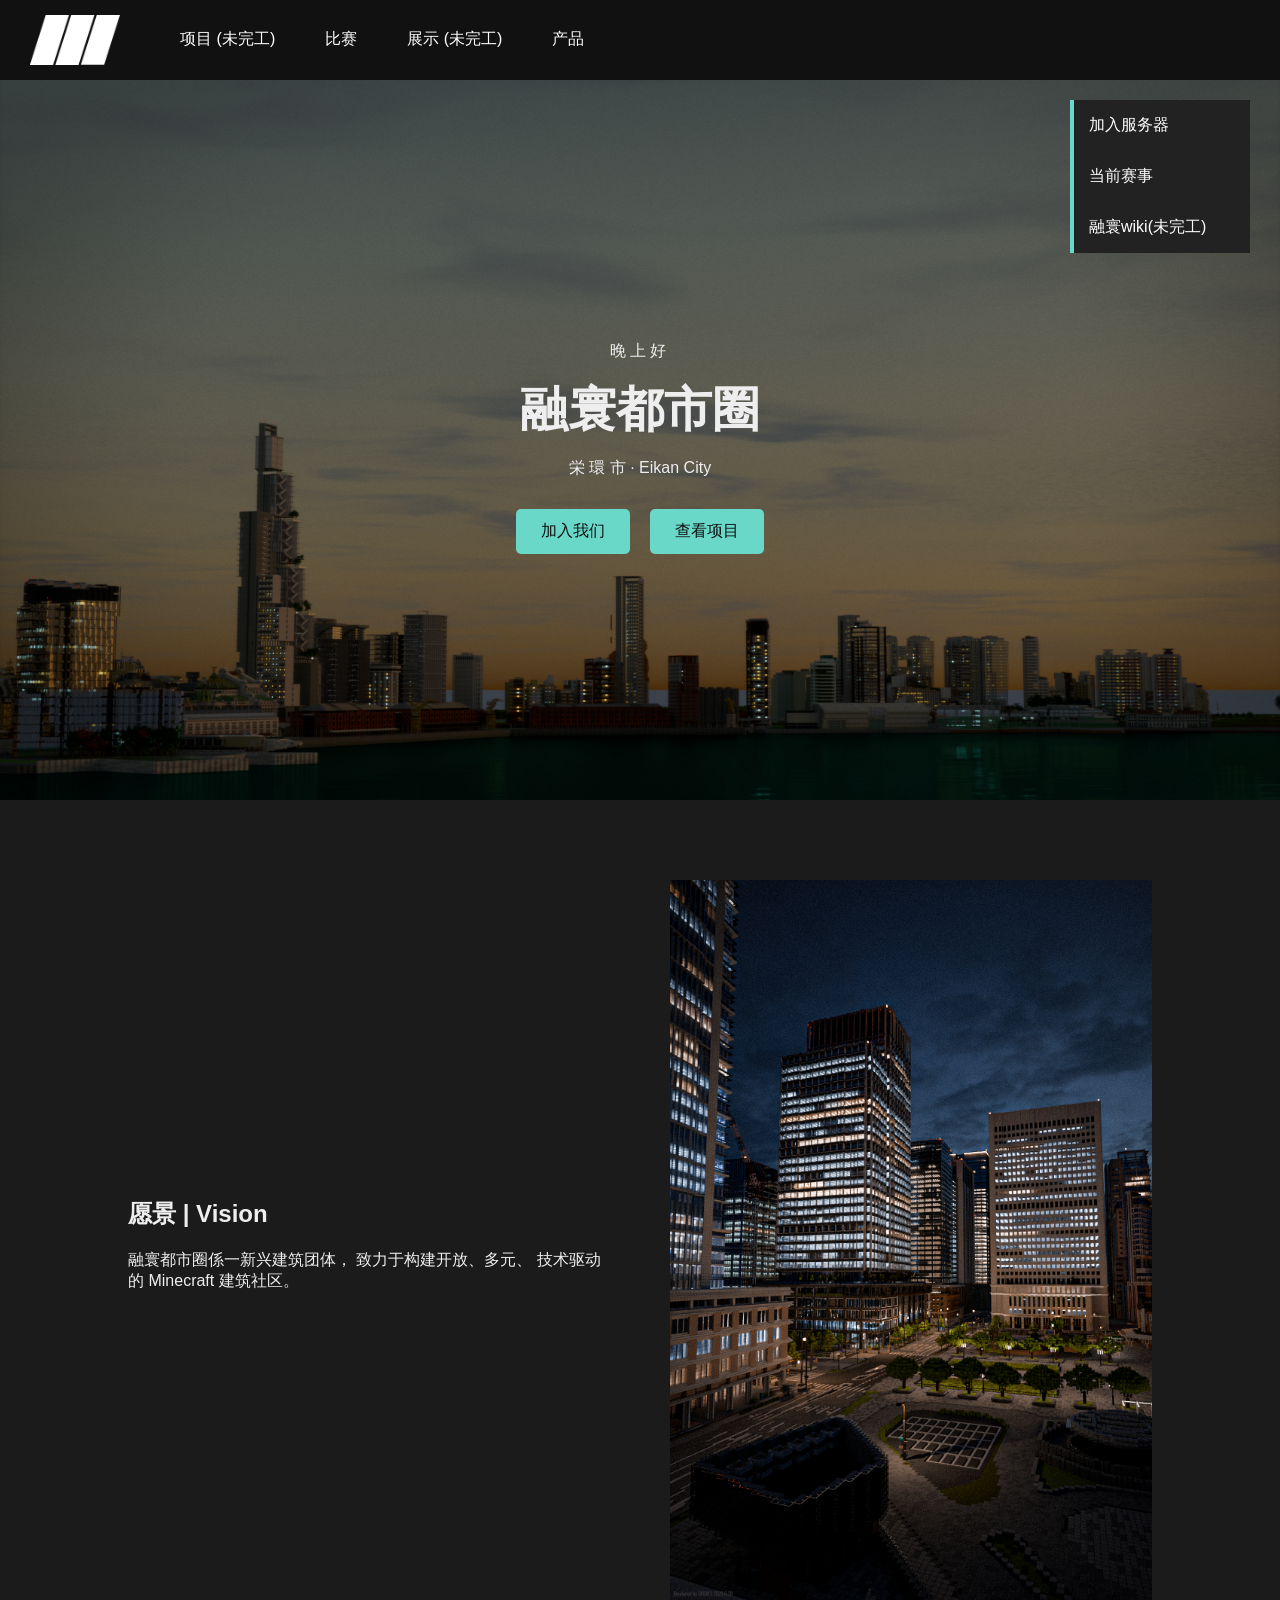
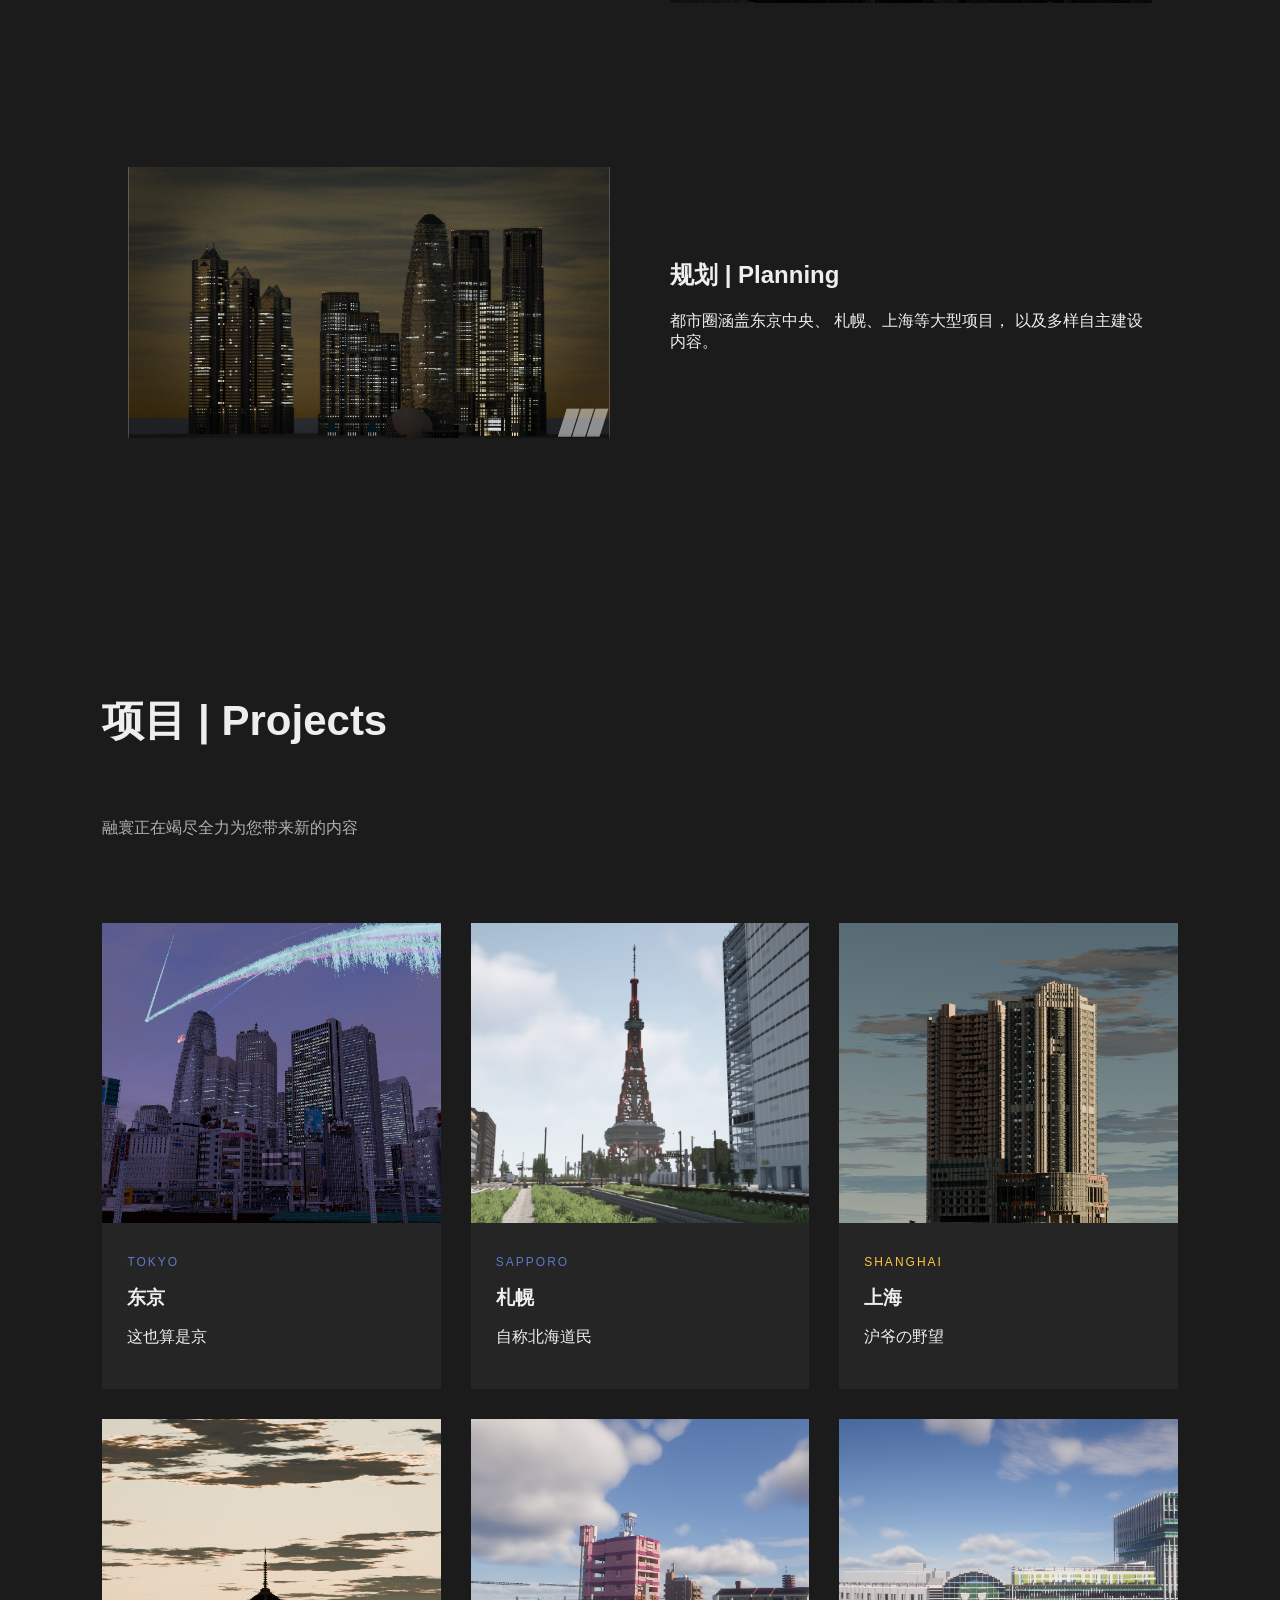
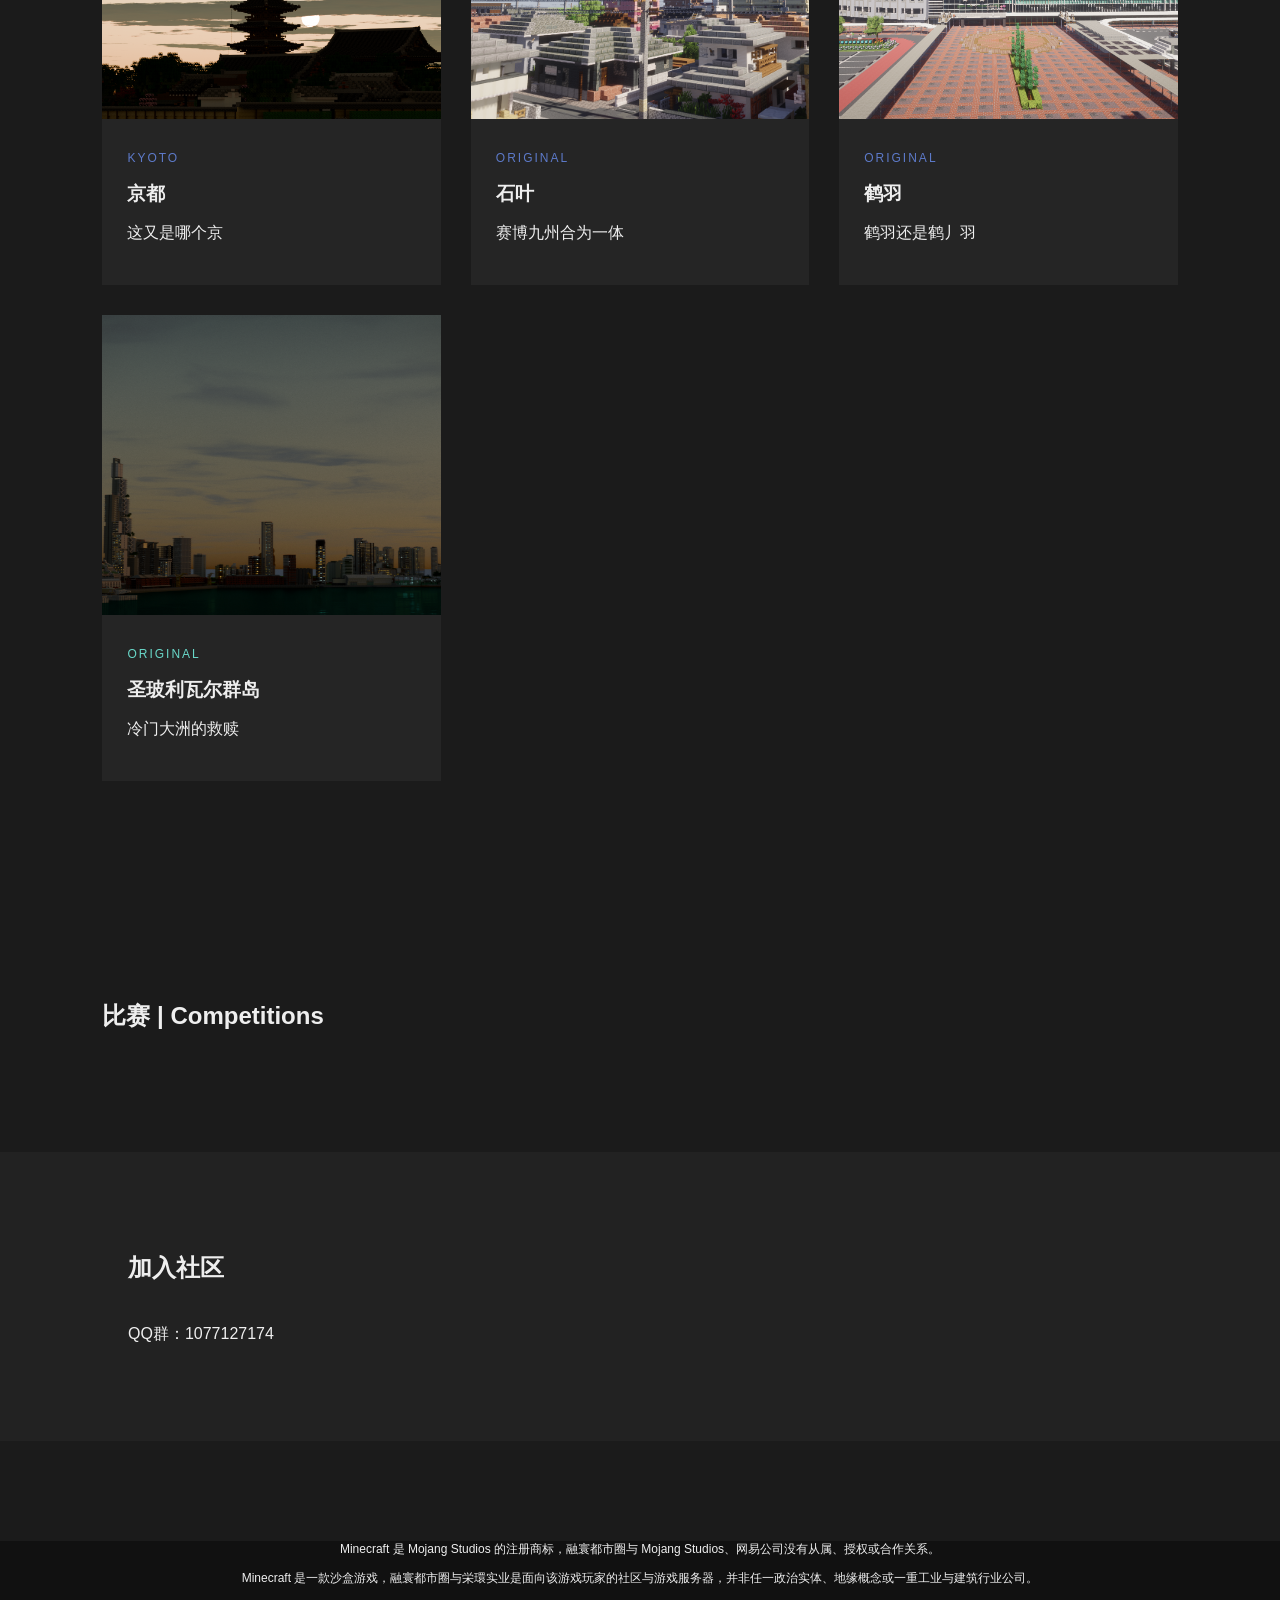
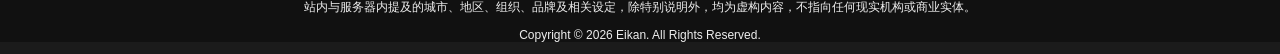
<file: index.html>
<!DOCTYPE html>
<html lang="zh-CN">

<head>
    <meta charset="UTF-8">
    <meta name="viewport"
          content="width=device-width,initial-scale=1">

    <title>融寰都市圈 | Eikan City</title>

    <link rel="stylesheet" href="style.css">
</head>

<body>

<!-- Header -->

</head>
<body class="products-page">
    <header class="header">
        <div class="header-left">
            <img src="image/logo.png" class="logo" alt="融寰都市圈">
            <nav class="main-nav" aria-label="主导航">
                <a href="#">项目 (未完工)</a>
                <a href="competitions.html">比赛</a>
                <a href="#">展示 (未完工)</a>
                <a href="products.html" aria-current="page">产品</a>
            </nav>
        </div>
    </header>

<!-- Quick Panel -->

<div class="quick-panel"
     id="quickPanel">

    <a href="join.html">
        加入服务器
    </a>

    <a href="competitions.html">
        当前赛事
    </a>

    <a href="#">
        融寰wiki(未完工)
    </a>

</div>

<!-- Hero -->

<section class="hero">

    <div class="hero-content">

        <p class="hero-subtitle">
            晚上好
        </p>

        <h1>
            融寰都市圈
        </h1>

        <p>
            栄 環 市 · Eikan City
        </p>

        <div class="hero-buttons">

            <a href="join.html"
               class="hero-btn">
                加入我们
            </a>

            <a href="#projects"
                class="hero-btn">
                查看项目
            </a>

        </div>

    </div>

</section>


<!-- About -->

<section class="split-section">

    <div class="split-text">

        <h2>
            愿景 | Vision
        </h2>

        <p>
            融寰都市圈係一新兴建筑团体，
            致力于构建开放、多元、
            技术驱动的 Minecraft 建筑社区。
        </p>

    </div>

    <div class="split-image">

        <img src="image/4.png">

    </div>

</section>


<section class="split-section reverse">

    <div class="split-text">

        <h2>
            规划 | Planning
        </h2>

        <p>
            都市圈涵盖东京中央、
            札幌、上海等大型项目，
            以及多样自主建设内容。
        </p>

    </div>

    <div class="split-image">

        <img src="image/5.png">

    </div>

</section>

<!-- Gallery -->
<section id="projects"
class="project-story">
 
<div class="section-head">
 
<h2>项目 | Projects</h2>
 
<p>
融寰正在竭尽全力为您带来新的内容
</p>
 
</div>
<div class="project-grid", id="project-grid">
</div>
</section>


<!-- Competitions -->
<section class="competition-story">

    <h2>
        比赛 | Competitions
    </h2>
    <div id="competitionContainer"></div>

</section>

<!-- Contact -->

<section class="section accent">

    <h2>
        加入社区
    </h2>

    <p>
        QQ群：1077127174
    </p>

</section>


  <footer>
    <p style="text-align: center;font-size: 12px;">Minecraft 是 Mojang Studios 的注册商标，融寰都市圈与 Mojang Studios、网易公司没有从属、授权或合作关系。</p>
  <p style="text-align: center;font-size: 12px;">Minecraft 是一款沙盒游戏，融寰都市圈与栄環实业是面向该游戏玩家的社区与游戏服务器，并非任一政治实体、地缘概念或一重工业与建筑行业公司。</p>
    <p style="text-align: center;font-size: 12px;">站内与服务器内提及的城市、地区、组织、品牌及相关设定，除特别说明外，均为虚构内容，不指向任何现实机构或商业实体。</p>
      <p style="text-align: center;font-size: 12px;">Copyright © 2026 Eikan. All Rights Reserved.</p>
  </footer>

<script src="main.js"></script>

</body>
</html>
</file>
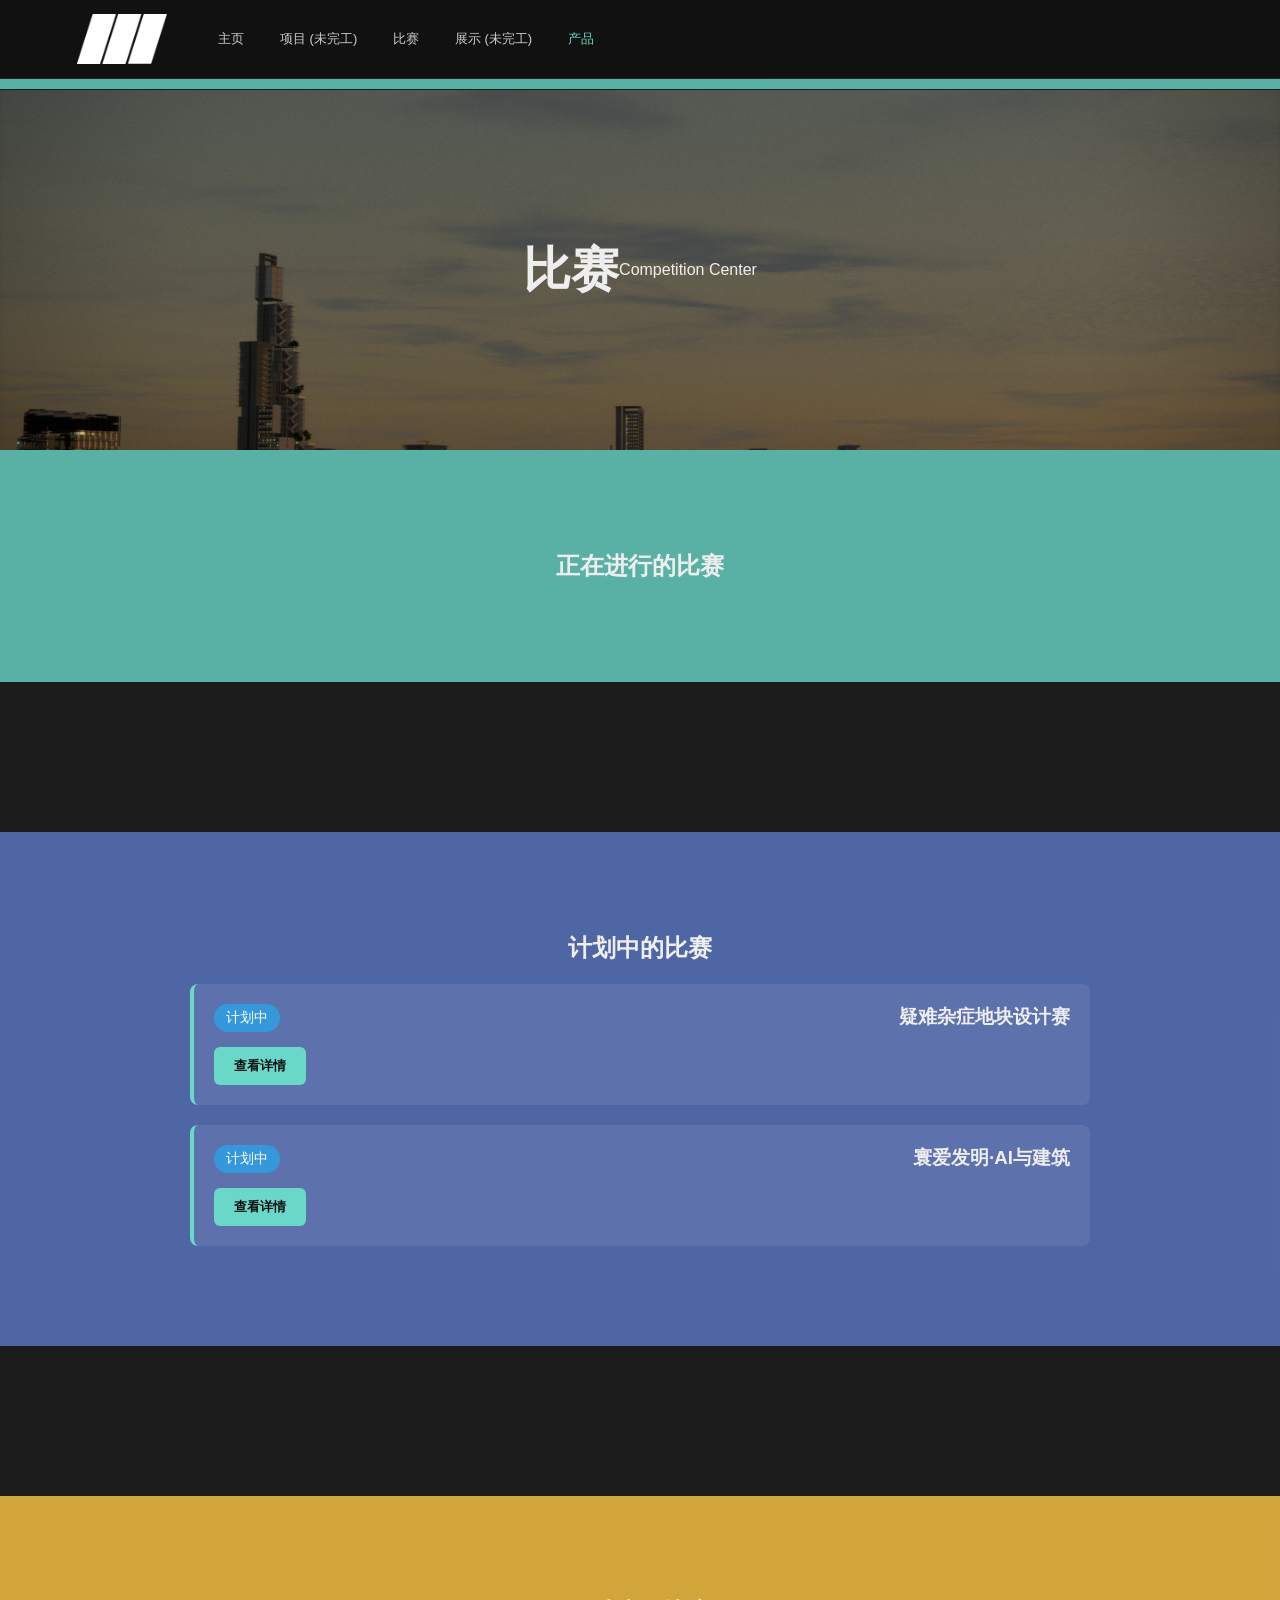
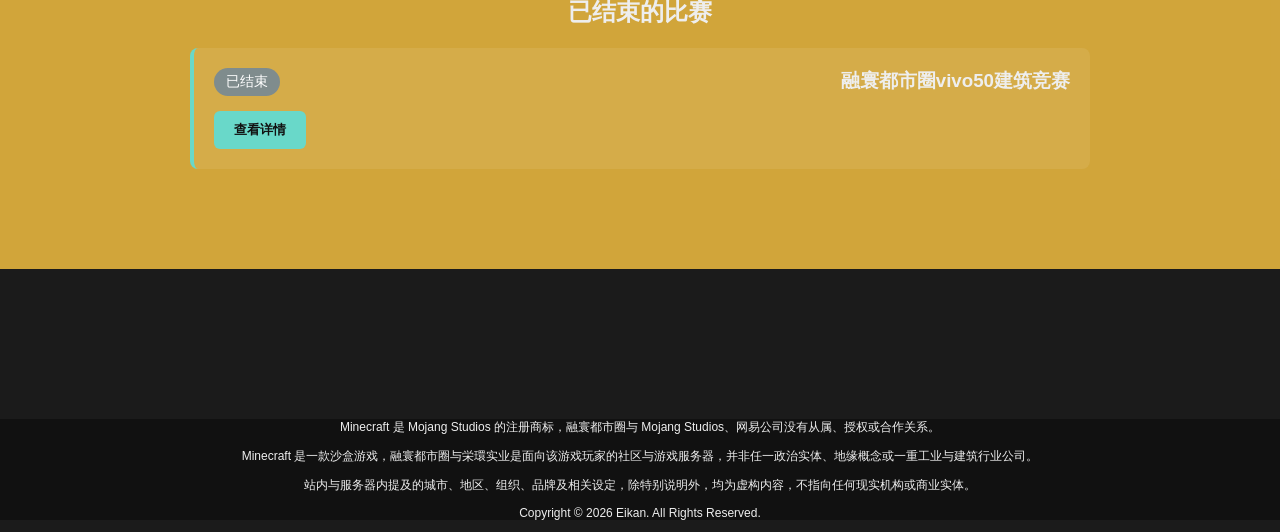
<file: competitions.html>
<!DOCTYPE html>
<html lang="zh-CN">
<head>
    <meta charset="UTF-8">
    <meta name="viewport" content="width=device-width, initial-scale=1">
    <meta name="theme-color" content="#171917">
    <title>>比赛 | Eikan City</title>
    <link rel="stylesheet" href="style.css">
    <link rel="stylesheet" href="products.css">
</head>
<body class="products-page">
    <header class="header">
        <div class="header-left">
            <img src="image/logo.png" class="logo" alt="融寰都市圈">
            
            <nav class="main-nav" aria-label="主导航">
                <a href="index.html">主页</a>
                <a href="#">项目 (未完工)</a>
                <a href="competitions.html">比赛</a>
                <a href="#">展示 (未完工)</a>
                <a href="products.html" aria-current="page">产品</a>
            </nav>
        </div>
    </header>
<section class="block" style="background-color:#69D8C9CC ;margin-bottom:1px;padding: 5px 5px"></section>
<section class="hero" style="height:40vh;">
  <h1>比赛</h1>
  <p>Competition Center</p>
</section>

<section class="block">
  <h2 style="text-align:center">正在进行的比赛</h2>

</section>

<section class="block" style="background-color:#5D7AC9CC">
  <h2 style="text-align:center">计划中的比赛</h2>

  <div class="competition-card">
    <div class="competition-header">
      <span class="status planned">计划中</span>
      <h3>疑难杂症地块设计赛</h3>
    </div>

    <button class="expand-btn">查看详情</button>

    <div class="competition-content">
      <p><strong>预计开始：</strong>2027.01</p>
      <p><strong>主题：</strong>带有保护建筑或不完整地块上的再开发与建设</p>
    </div>
  </div>

    <div class="competition-card">
    <div class="competition-header">
      <span class="status planned">计划中</span>
      <h3>寰爱发明·AI与建筑</h3>
    </div>

    <button class="expand-btn">查看详情</button>

    <div class="competition-content">
      <p><strong>预计开始：</strong>TBA</p>
      <p><strong>主题：</strong>人工队与机器队的终极角逐，建筑圈的未来将花落谁家，建筑玩家的生产力是否依然受限？</p>
    </div>
  </div>
</section>

<section class="block" style="background-color:#FFC843CC">
  <h2 style="text-align:center">已结束的比赛</h2>


  <div class="competition-card">
    <div class="competition-header">
      <span class="status ended">已结束</span>
      <h3>融寰都市圈vivo50建筑竞赛</h3>
    </div>

    <button class="expand-btn">查看详情</button>

    <div class="competition-content">
      <p><strong>时间：</strong>2026.9.24 - 2026.10.6</p>
      <p><strong>主题：</strong>由于城市化与人口密度增长，部分地区发展相对落后，建筑屋龄老旧、地块所有权混乱，带来了极大的安全隐患并显著降低了市民的生活质量；籍此，管理方在当地住民的一致同意下收购了地块并对公开社群展开招标，针对本地块进行重新设计并实施再开发，旨在提升民生福祉与都市面貌。</p>
      <p><strong>冠军：</strong>汉斯（08）</p>
      <button class="info-btn"
      data-url="compvivo50.html">
      作品公示
      </button>
    </div>
  </div>
</section>

  <footer>
    <p style="text-align: center;font-size: 12px;">Minecraft 是 Mojang Studios 的注册商标，融寰都市圈与 Mojang Studios、网易公司没有从属、授权或合作关系。</p>
  <p style="text-align: center;font-size: 12px;">Minecraft 是一款沙盒游戏，融寰都市圈与栄環实业是面向该游戏玩家的社区与游戏服务器，并非任一政治实体、地缘概念或一重工业与建筑行业公司。</p>
    <p style="text-align: center;font-size: 12px;">站内与服务器内提及的城市、地区、组织、品牌及相关设定，除特别说明外，均为虚构内容，不指向任何现实机构或商业实体。</p>
      <p style="text-align: center;font-size: 12px;">Copyright © 2026 Eikan. All Rights Reserved.</p>
  </footer>

  <script src="competitions.js"></script>
</body>
</html>
</file>
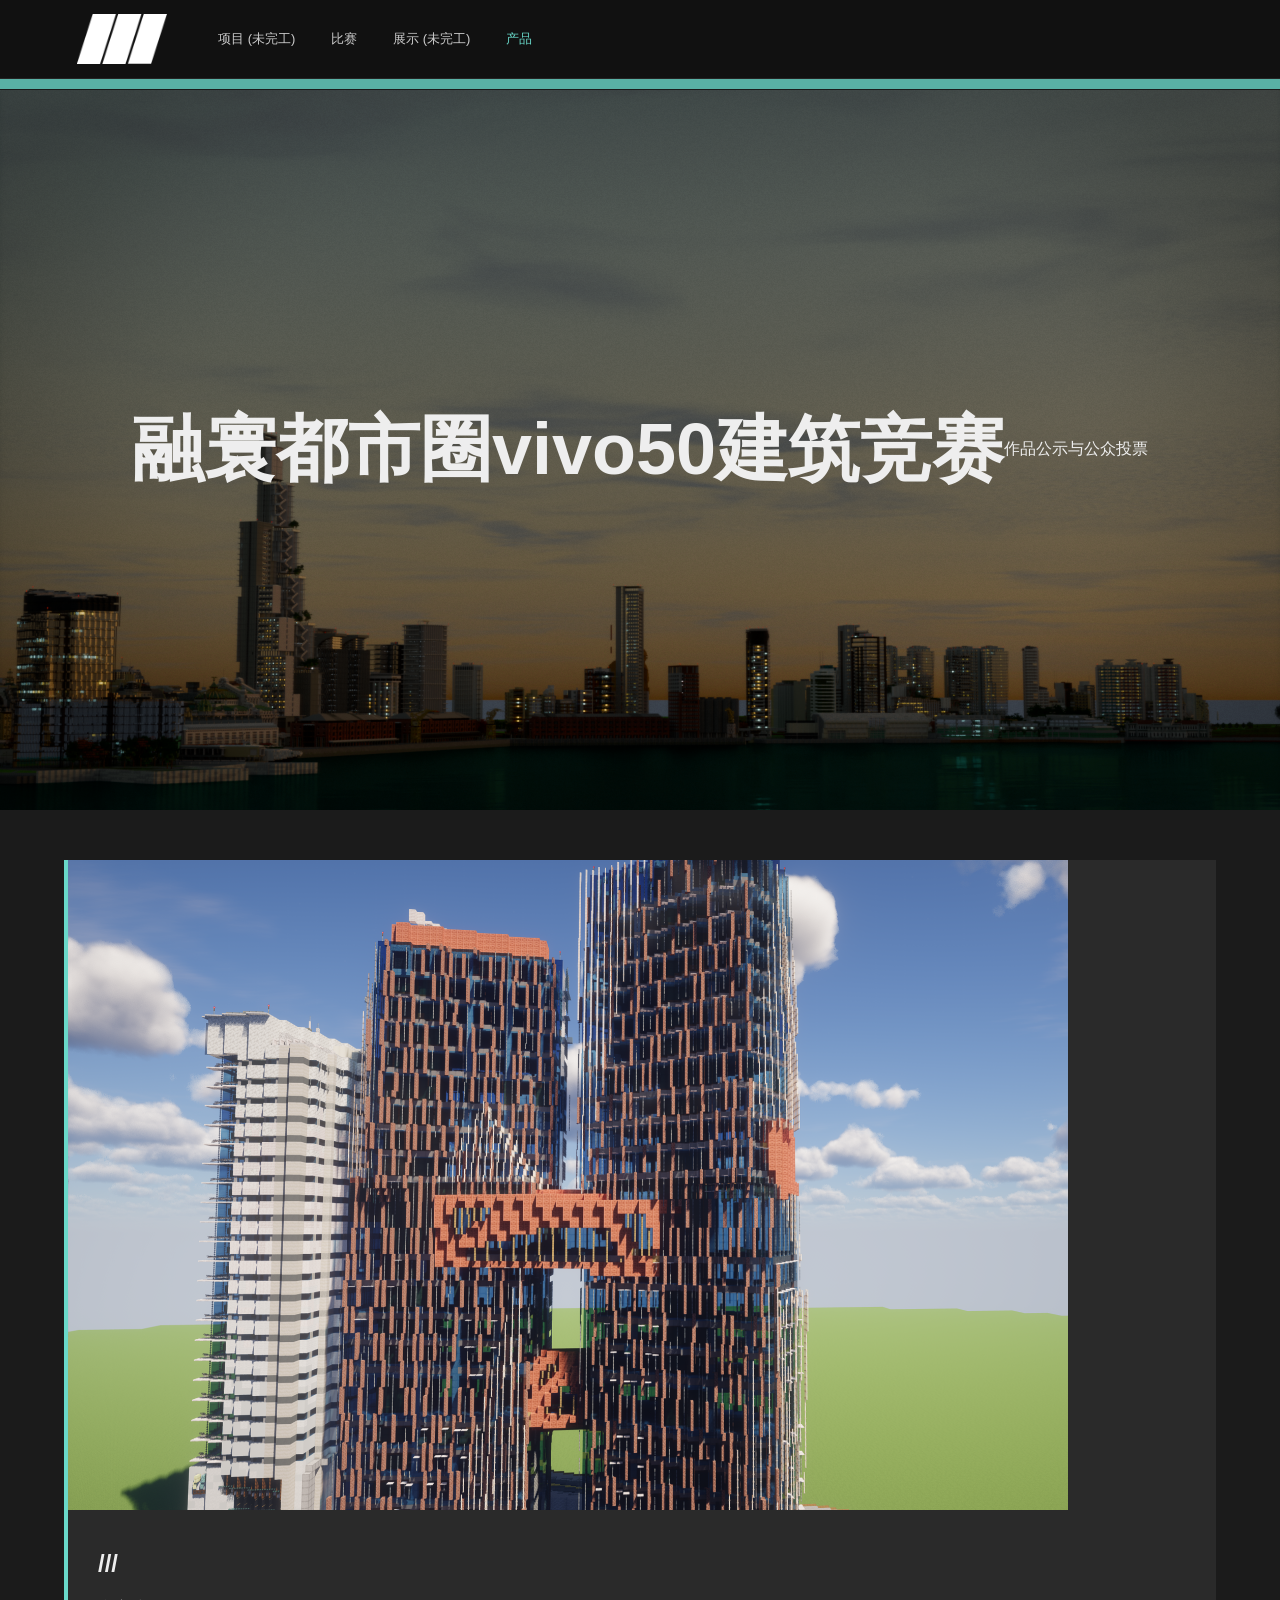
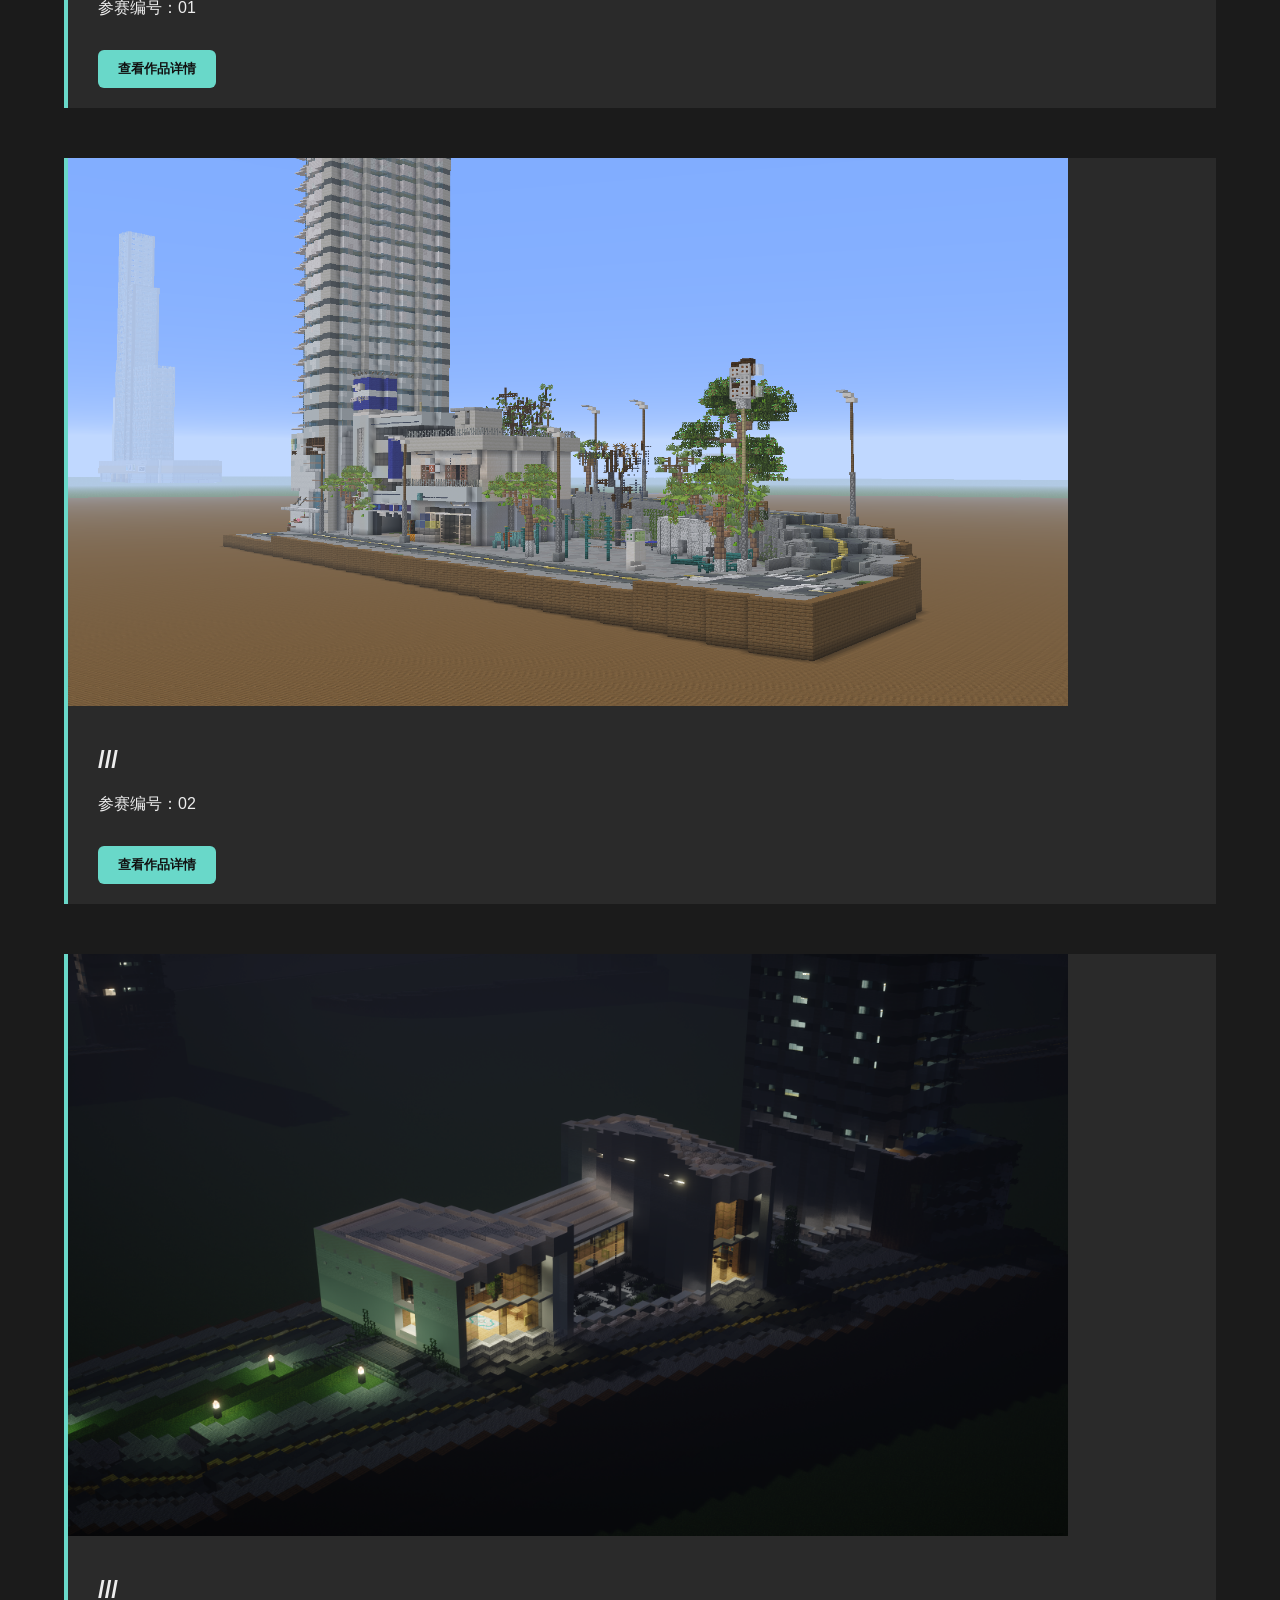
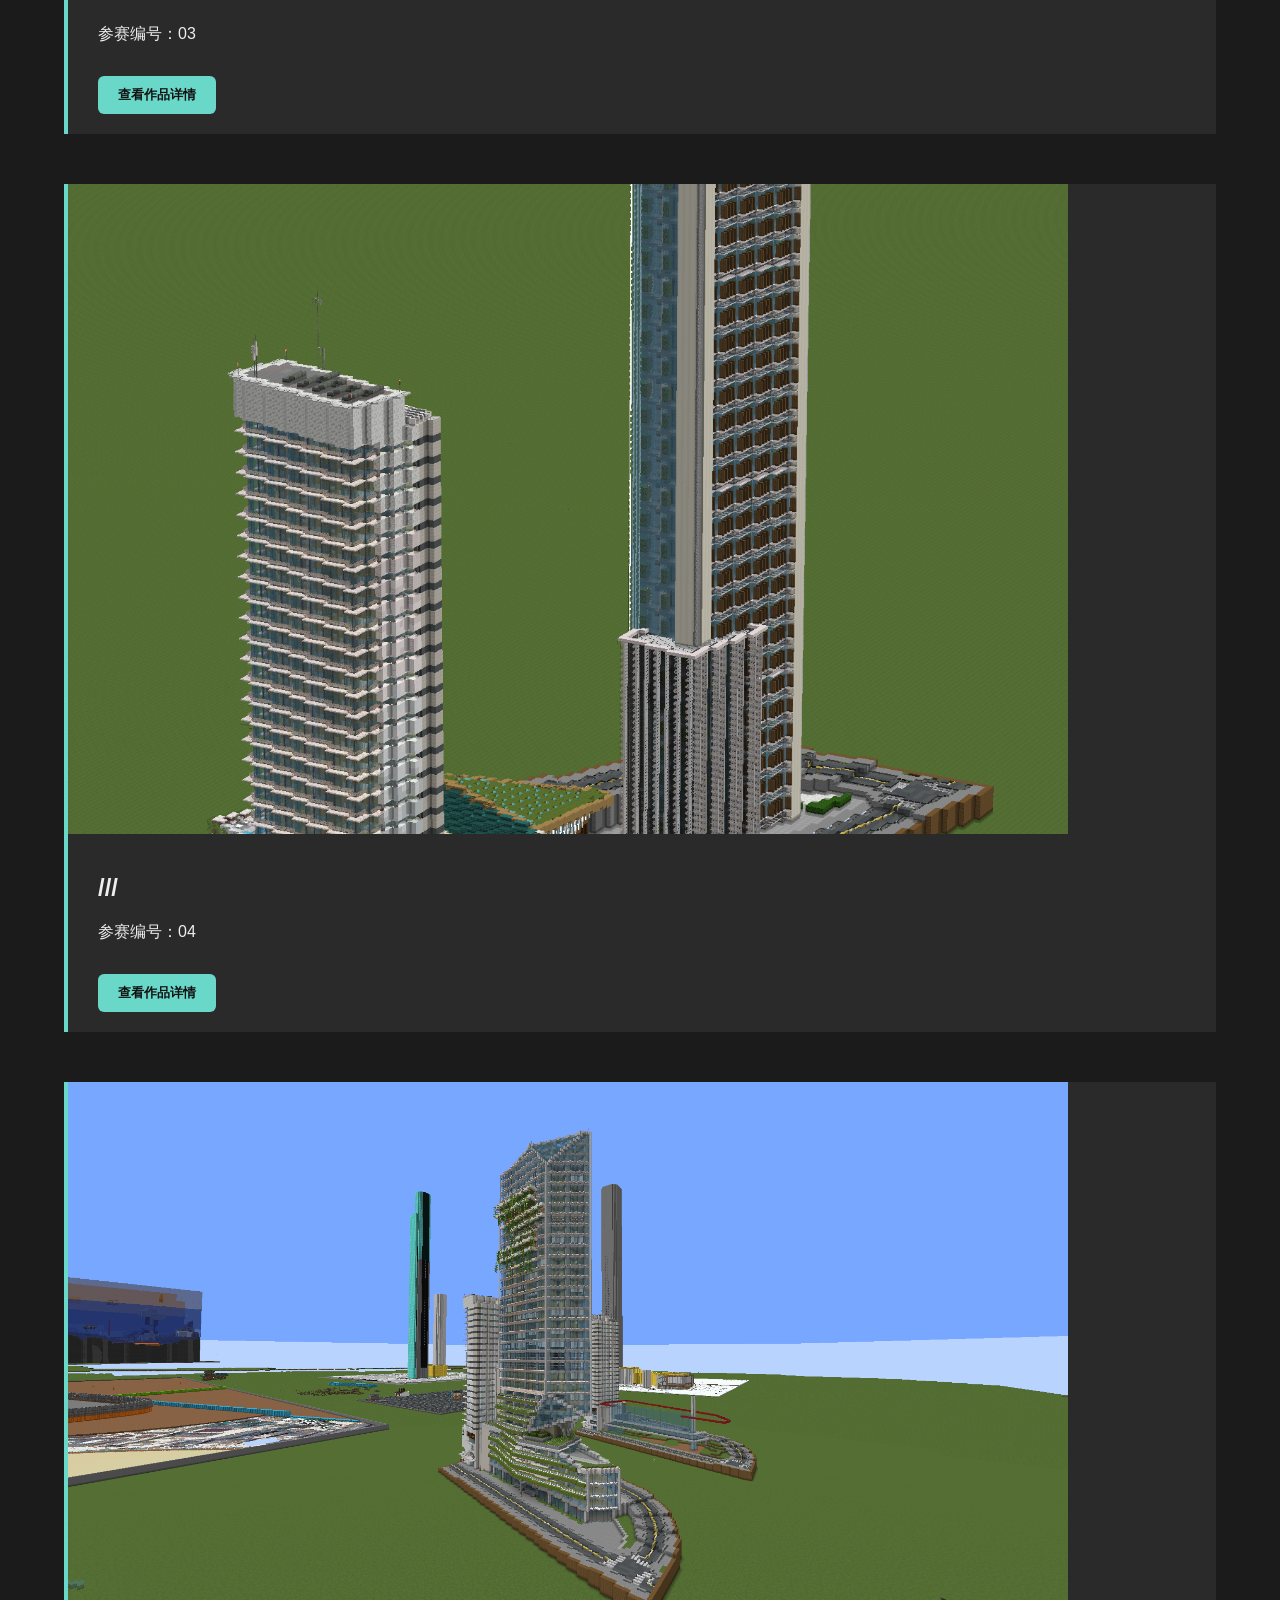
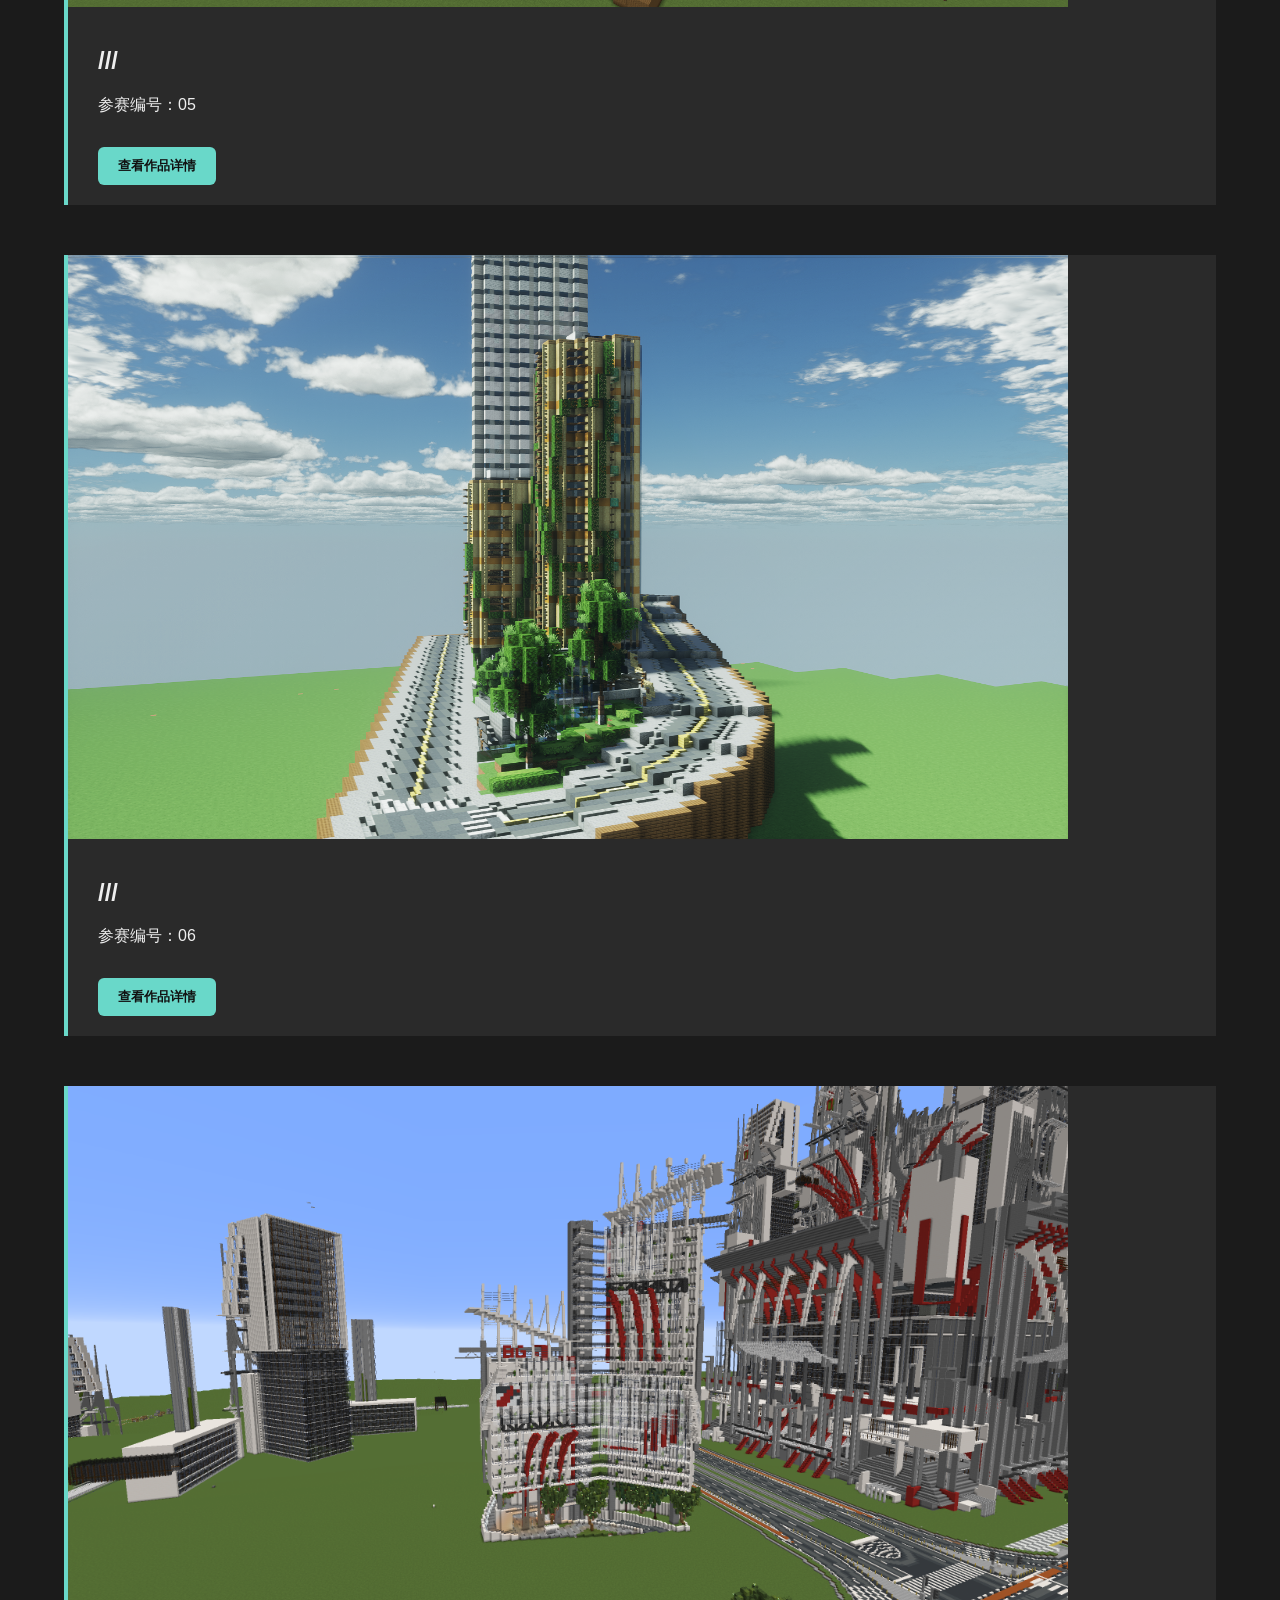
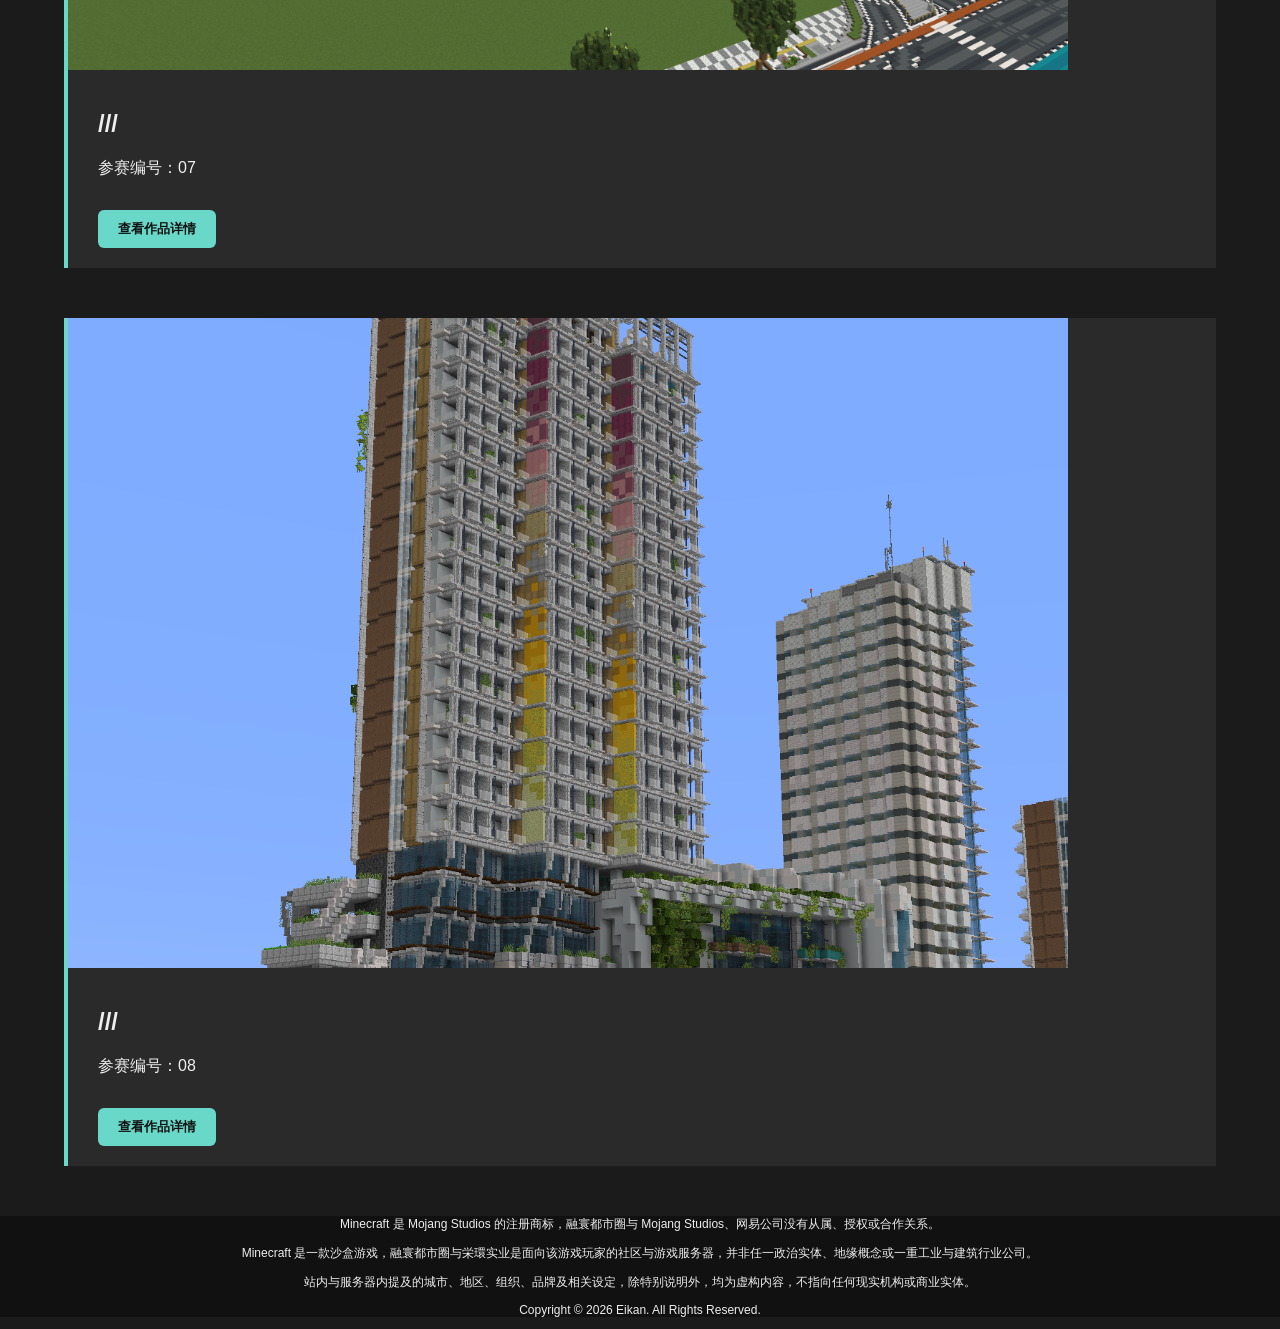
<file: compvivo50.html>
<!DOCTYPE html>
<html lang="zh-CN">

<head>
    <meta charset="UTF-8">
    <meta name="viewport" content="width=device-width, initial-scale=1">
    <meta name="theme-color" content="#171917">
    <title>融寰都市圈vivo50建筑竞赛 | 作品公示</title>
    <link rel="stylesheet" href="style.css">
    <link rel="stylesheet" href="products.css">
</head>
<body class="products-page">
    <header class="header">
        <div class="header-left">
            <img src="image/logo.png" class="logo" alt="融寰都市圈">
            <nav class="main-nav" aria-label="主导航">
                <a href="#">项目 (未完工)</a>
                <a href="competitions.html">比赛</a>
                <a href="#">展示 (未完工)</a>
                <a href="products.html" aria-current="page">产品</a>
            </nav>
        </div>
    </header>
<section class="block" style="background-color:#69D8C9CC ;margin-bottom:1px;padding: 5px 5px"></section>
<section class="hero">
    <h1 style="font-size:72px">
        融寰都市圈vivo50建筑竞赛
    </h1>

    <p style="text-align:center;">
        作品公示与公众投票
    </p>
</section>

<!-- 作品1 -->

<section class="work-card">

    <img src="image/compvivo50/1_1.png"
         class="work-cover">

    <div class="work-info">

        <h2> ///
        </h2>

        <p>
            参赛编号：01
        </p>

        <button class="expand-btn">
            查看作品详情
        </button>

    </div>

    <div class="competition-content">

        <p>
            Lorem ipsum dolor sit amet.
        </p>
        <img src="image/compvivo50/1_2.png">
                <img src="image/compvivo50/1_3.png">
                <img src="image/compvivo50/1_4.png">
        </div>

</section>
<section class="work-card">

    <img src="image/compvivo50/2_1.png"
         class="work-cover">

    <div class="work-info">

        <h2> ///
        </h2>

        <p>
            参赛编号：02
        </p>

        <button class="expand-btn">
            查看作品详情
        </button>

    </div>

    <div class="competition-content">

        <p>
            Lorem ipsum dolor sit amet.
        </p>
        <img src="image/compvivo50/2_2.png">
                <img src="image/compvivo50/2_3.png">
                <img src="image/compvivo50/2_4.png">
                        <img src="image/compvivo50/2_5.png">
        </div>

</section>
<section class="work-card">

    <img src="image/compvivo50/3_2.png"
         class="work-cover">

    <div class="work-info">

        <h2> ///
        </h2>

        <p>
            参赛编号：03
        </p>

        <button class="expand-btn">
            查看作品详情
        </button>

    </div>

    <div class="competition-content">

        <p>
            Lorem ipsum dolor sit amet.
        </p>
        <img src="image/compvivo50/3_1.png">
                <img src="image/compvivo50/3_3.png">
                <img src="image/compvivo50/3_4.png">
                        <img src="image/compvivo50/3_5.png">
        </div>

</section>
<section class="work-card">

    <img src="image/compvivo50/4_1.png"
         class="work-cover">

    <div class="work-info">

        <h2> ///
        </h2>

        <p>
            参赛编号：04
        </p>

        <button class="expand-btn">
            查看作品详情
        </button>

    </div>

    <div class="competition-content">

        <p>
            Lorem ipsum dolor sit amet.
        </p>
        <img src="image/compvivo50/4_2.png">
                <img src="image/compvivo50/4_3.png">
                <img src="image/compvivo50/4_4.png">
                        <img src="image/compvivo50/4_5.png">
        </div>

</section>
<section class="work-card">

    <img src="image/compvivo50/5_1.png"
         class="work-cover">

    <div class="work-info">

        <h2> ///
        </h2>

        <p>
            参赛编号：05
        </p>

        <button class="expand-btn">
            查看作品详情
        </button>

    </div>

    <div class="competition-content">

        <p>
            Lorem ipsum dolor sit amet.
        </p>
        <img src="image/compvivo50/5_2.png">
                <img src="image/compvivo50/5_3.png">
                <img src="image/compvivo50/5_4.png">
        </div>

</section>
<section class="work-card">

    <img src="image/compvivo50/6_1.png"
         class="work-cover">

    <div class="work-info">

        <h2> ///
        </h2>

        <p>
            参赛编号：06
        </p>

        <button class="expand-btn">
            查看作品详情
        </button>

    </div>

    <div class="competition-content">

        <p>
            Lorem ipsum dolor sit amet.
        </p>
        <img src="image/compvivo50/6_2.png">
                <img src="image/compvivo50/6_3.png">
                <img src="image/compvivo50/6_4.png">
        </div>

</section>
    <section class="work-card">

    <img src="image/compvivo50/7_1.png"
         class="work-cover">

    <div class="work-info">

        <h2> ///
        </h2>

        <p>
            参赛编号：07
        </p>

        <button class="expand-btn">
            查看作品详情
        </button>

    </div>

    <div class="competition-content">

        <p>
            Lorem ipsum dolor sit amet.
        </p>
        <img src="image/compvivo50/7_2.png">
                <img src="image/compvivo50/7_3.png">
                <img src="image/compvivo50/7_4.png">
                        <img src="image/compvivo50/7_5.png">
        </div>

</section>
        <section class="work-card">

    <img src="image/compvivo50/8_1.jpg"
         class="work-cover">

    <div class="work-info">

        <h2> ///
        </h2>

        <p>
            参赛编号：08
        </p>

        <button class="expand-btn">
            查看作品详情
        </button>

    </div>

    <div class="competition-content">

        <p>
            Lorem ipsum dolor sit amet.
        </p>
        <img src="image/compvivo50/8_2.jpg">
                <img src="image/compvivo50/8_3.jpg">
                <img src="image/compvivo50/8_4.jpg">
                        <img src="image/compvivo50/8_5.jpg">
        </div>

</section>

  <footer>
    <p style="text-align: center;font-size: 12px;">Minecraft 是 Mojang Studios 的注册商标，融寰都市圈与 Mojang Studios、网易公司没有从属、授权或合作关系。</p>
  <p style="text-align: center;font-size: 12px;">Minecraft 是一款沙盒游戏，融寰都市圈与栄環实业是面向该游戏玩家的社区与游戏服务器，并非任一政治实体、地缘概念或一重工业与建筑行业公司。</p>
    <p style="text-align: center;font-size: 12px;">站内与服务器内提及的城市、地区、组织、品牌及相关设定，除特别说明外，均为虚构内容，不指向任何现实机构或商业实体。</p>
      <p style="text-align: center;font-size: 12px;">Copyright © 2026 Eikan. All Rights Reserved.</p>
  </footer>

  <script src="compvivo50.js"></script>
</body>
</html>
</file>
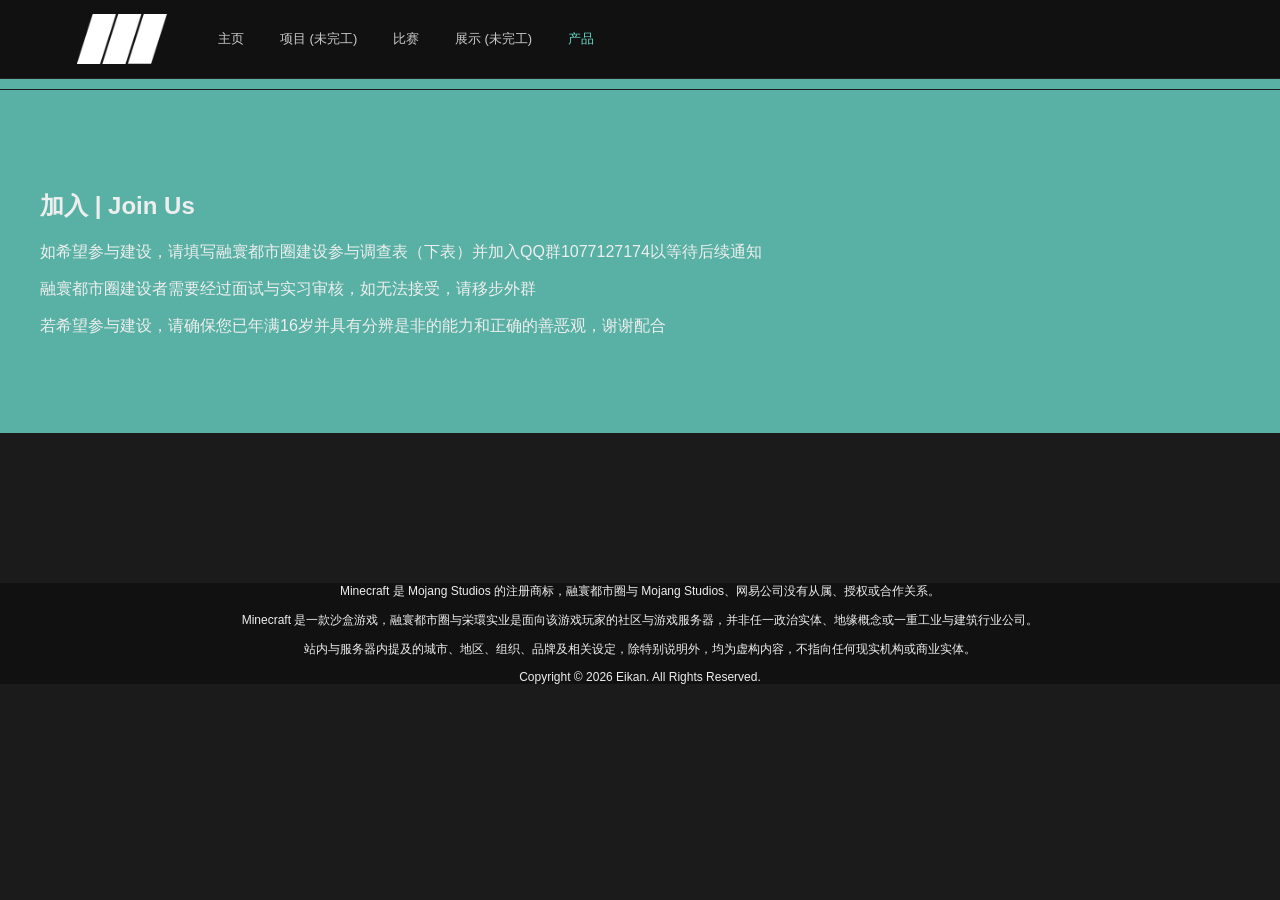
<file: join.html>
<!DOCTYPE html>
<html lang="en">

<head>
    <meta charset="UTF-8">
    <meta name="viewport" content="width=device-width, initial-scale=1">
    <meta name="theme-color" content="#171917">
    <title>融 寰 都 市 圈 | Eikan City</title>
    <link rel="stylesheet" href="style.css">
    <link rel="stylesheet" href="products.css">
</head>
<body class="products-page">
    <header class="header">
        <div class="header-left">
            <img src="image/logo.png" class="logo" alt="融寰都市圈">
            <nav class="main-nav" aria-label="主导航">
                <a href="index.html">主页</a>
                <a href="#">项目 (未完工)</a>
                <a href="competitions.html">比赛</a>
                <a href="#">展示 (未完工)</a>
                <a href="products.html" aria-current="page">产品</a>
            </nav>
        </div>
    </header>
  <section class="block" style="background-color:#69D8C9CC ;margin-bottom:1px;padding: 5px 5px"></section>
  <section class="block" style="background-color:#69D8C9CC">
    <h2 style="text-align:left">加入 | Join Us</h2>
    <p style="text-align:left">如希望参与建设，请填写融寰都市圈建设参与调查表（下表）并加入QQ群1077127174以等待后续通知</p>
    <p style="text-align:left">融寰都市圈建设者需要经过面试与实习审核，如无法接受，请移步外群</p>
        <p style="text-align:left">若希望参与建设，请确保您已年满16岁并具有分辨是非的能力和正确的善恶观，谢谢配合</p>
    <script type='text/javascript' src='https://v.wjx.cn/handler/jqemed.ashx?activity=wc2XmC5&width=750&source=iframe&height=2'></script>
  </section>


  <footer>
    <p style="text-align: center;font-size: 12px;">Minecraft 是 Mojang Studios 的注册商标，融寰都市圈与 Mojang Studios、网易公司没有从属、授权或合作关系。</p>
  <p style="text-align: center;font-size: 12px;">Minecraft 是一款沙盒游戏，融寰都市圈与栄環实业是面向该游戏玩家的社区与游戏服务器，并非任一政治实体、地缘概念或一重工业与建筑行业公司。</p>
    <p style="text-align: center;font-size: 12px;">站内与服务器内提及的城市、地区、组织、品牌及相关设定，除特别说明外，均为虚构内容，不指向任何现实机构或商业实体。</p>
      <p style="text-align: center;font-size: 12px;">Copyright © 2026 Eikan. All Rights Reserved.</p>
  </footer>

  <script src="main.js"></script>
</body>
</html>
</file>
<file: style.css>
.filter-panel {

    display:flex;

    gap:20px;

    flex-wrap:wrap;

    margin-bottom:50px;
}

.filter-item {

    display:flex;

    flex-direction:column;

    gap:8px;
}

.filter-item select {
      background: rgba(255,255,255,0.08);
      border-left: 4px solid #69D8C9;
    padding:10px;

    min-width:180px;
    color:white;
}

.project-grid {

    display:grid;

    grid-template-columns:
        repeat(
            auto-fit,
            minmax(320px,1fr)
        );

    gap:30px;
}

.story-card {

    position:relative;

    background:#222;

    overflow:hidden;
}

.story-card::before {

    content:"";

    position:absolute;

    top:0;

    left:0;

    width:100%;

    height:5px;
}

.story-card.japan::before {

    background:#4c78ff;
}

.story-card.china::before {

    background:#ff4d4d;
}

.story-card.original::before {

    background:#69D8C9;
}



*{
    box-sizing:border-box;
}

body{
    margin:0;
}

/* Header */

.header{

    position:sticky;
    top:0;

    background:#111;

    z-index:1000;

    display:flex;

    justify-content:space-between;

    align-items:center;

    padding:15px 30px;
}

.header-left{

    display:flex;

    align-items:center;

    gap:40px;
}

.logo{

    max-height:50px;
}

.main-nav{

    display:flex;

    gap:30px;
}

.main-nav a{

    color:white;

    text-decoration:none;
}

/* Quick Panel */

.quick-panel{

    position:fixed;

    top:100px;

    right:30px;

    z-index:999;

    width:180px;

    background:#222;

    border-left:4px solid #69D8C9;

    transition:.3s;
}

.quick-panel a{

    display:block;

    color:white;

    text-decoration:none;

    padding:15px;
}

.quick-panel.hide{

    opacity:0;

    transform:translateX(250px);
}

/* Hero */

.hero{

    height:100vh;
    display:flex;

    align-items:center;

    justify-content:center;

    text-align:center;

    background:
    linear-gradient(
        rgba(0,0,0,.4),
        rgba(0,0,0,.4)
    ),
    url("image/banner_o.png")
    center/cover;
}

.hero h1{

    font-size:96px;

    margin:20px 0;
}

.hero-subtitle{

    letter-spacing:4px;
}

.hero-buttons{

    margin-top:30px;

    display:flex;

    justify-content:center;

    gap:20px;
}

.hero-btn{

    background:#69D8C9;

    color:#111;

    text-decoration:none;

    padding:12px 25px;

    border-radius:5px;
}

.hero-btn.secondary{

    background:#5D7AC9;

    color:white;
}

/* Sections */

.section{

    padding:80px 10%;

    margin-bottom:100px;
}

.section h2{

    margin-bottom:40px;
}

/* Projects */

.project-grid{

    display:grid;

    grid-template-columns:
        repeat(
            auto-fit,
            minmax(280px,1fr)
        );

    gap:30px;
}

.project-card{

    background:#252525;

    overflow:hidden;
}

.project-card img{

    width:100%;

    height:220px;

    object-fit:cover;
}

.project-card h3,
.project-card p{

    padding:15px 20px;
}

/* Events */

.event-card{

    background:#252525;

    padding:30px;

    display:flex;

    justify-content:space-between;

    align-items:center;
}

/* Split */

.split-section{

    display:flex;

    align-items:center;

    gap:60px;

    padding:80px 10%;
}

.reverse{

    flex-direction:row-reverse;
}

.split-text{

    flex:1;
}

.split-image{

    flex:1;
}

.split-image img{

    width:100%;
}

/* Accent */

.accent{

    background:#222;
}

/* Footer */

footer{

    padding:40*x;

    background:#111;

    text-align:center;
}

body {
  margin: 0px;
  margin: 0px;
  font-family: "Microsoft YaHei", "PingFang SC", "SimHei", "Arial", sans-serif;
  background: #1b1b1b;
  color: #eee;
  min-height: 200vh;
}

header {
  background: #111;
  padding: 10px 20px;
  display: flex;
  align-items: flex-start;
  justify-content: space-between;
}

nav a {
  color: #eee;
  margin-left: 20px;
  text-decoration: none;
}

.hero {
  background: url('image/banner_o.png') center/cover no-repeat;
    height: 80vh; /* full screen */
  padding: 120px 20px;
  text-align: center;
}
.spacer {
  height: 600px;
  display: flex;
  align-items: flex-start;
  justify-content: center;
}
.block {
    padding: 80px 80px;
}
.hero h1 {
  font-size: 48px;
  margin: 0;
}

/* Animations */
.reveal, .fade-section, .fly-left, .fly-right, .fly-up, .fly-down {
  opacity: 0;
  transition: all 0.8s ease-out;
}

.reveal.active, .fade-section.active,
.fly-left.active, .fly-right.active,
.fly-up.active, .fly-down.active {
  opacity: 1;
  transform: translate(0,0);
}

.fly-left { transform: translateX(-80px); }
.fly-right { transform: translateX(80px); }
.fly-up { transform: translateY(80px); }
.fly-down { transform: translateY(-80px); }

.fly-away {
  animation: flyOut 1.2s forwards;
}

@keyframes flyOut {
  0% { opacity: 1; transform: translateY(0); }
  100% { opacity: 0; transform: translateY(-60px); }
}

.parallax {
  background-size: cover;
  background-position: center;
  transition: background-position 0.2s linear;
}
.carousel {
  overflow: hidden;
  max-width: 80%;
  margin: auto;
}

.carousel-track {
  display: flex;
  animation: scroll-left 10s linear infinite;
}

.slide {
  flex: 0 0 auto;
  margin: 0 10px;
}

.slide img {
  width: 300px;
  height: auto;
  border: 4px solid #69D8C9FF;
}

/* Pause on hover */
.carousel:hover .carousel-track {
  animation-play-state: paused;
}

@keyframes scroll-left {
  0%   { transform: translateX(0); }
  100% { transform: translateX(-108%); }
}

.block {
  margin-bottom: 150px;
  padding: 80px 40px;
  background-color: #69D8C9CC; /* Euro-American accent */
}

/* Competition Page */

.competition-card {
  background: rgba(255,255,255,0.08);
  border-left: 4px solid #69D8C9;
  margin: 20px auto;
  padding: 20px;
  max-width: 900px;
  border-radius: 8px;
}

.competition-header {
  display: flex;
  justify-content: space-between;
  align-items: flex-start;
  gap: 20px;
}

.competition-header h3 {
  margin: 0;
}

.status {
  color: white;
  padding: 5px 12px;
  border-radius: 20px;
  font-size: 14px;
}

.status.ongoing {
  background: #2ecc71;
}

.status.planned {
  background: #3498db;
}

.status.ended {
  background: #7f8c8d;
}

.expand-btn {
  margin-top: 15px;
  background: #69D8C9;
  border: none;
  padding: 10px 18px;
  cursor: pointer;
  border-radius: 6px;
  color: #111;
  font-weight: bold;
}
.info-btn {
  margin-top: 15px;
  background: #69D8C9;
  border: none;
  padding: 10px 18px;
  cursor: pointer;
  border-radius: 6px;
  color: #111;
  font-weight: bold;
}
.expand-btn:hover {
  opacity: 0.9;
}

.competition-content {
  max-height: 0;
  overflow: hidden;
  transition: all 0.35s ease;
        padding: 0px 0px;
}

.competition-content.open {
  max-height: 5000px;
  margin-top: 15px;
    padding: 0px 0px;
}

/* Competition Showcase */

.work-card {

    width: 90%;
    max-width: 1200px;

    margin: 50px auto;

    background: #2a2a2a;

    border-left: 4px solid #69D8C9;

    overflow: hidden;
}

.work-cover {

    width: 100%;

    display: block;

    max-height: 650px;
    max-width: 1000px;
    object-fit: cover;}

.work-info {

    padding: 20px 30px;
}

.expand-btn {

    background: #69D8C9;

    color: #111;

    border: none;

    padding: 10px 20px;

    cursor: pointer;

    border-radius: 6px;
}

.work-detail {

    max-height: 0;

    overflow: hidden;

    transition: all .4s ease;
}

.work-detail.open {

    max-height: 6000px;
}

.work-detail p {

    padding: 20px 30px;
}

.work-detail img {

    width: 100%;
    display: block;

    margin-bottom: 10px;
}

.vote-frame {

    width: 95%;

    max-width: 1200px;
    margin: 30px auto;
}

.project-story,
.competition-story {

    padding: 100px 8%;
}

.section-head {

    margin-bottom: 50px;
}

.section-head h2 {

    font-size: 42px;
}

.section-head p {

    opacity: .7;
}

.project-grid {

    display: grid;

    grid-template-columns:
        repeat(auto-fit,minmax(300px,1fr));

    gap: 30px;
}

.story-card {

    background:#252525;

    overflow:hidden;

    transition:.3s;
}

.story-card:hover {

    transform:translateY(-8px);
}

.story-card img {

    width:100%;

    height:300px;

    object-fit:cover;
}

.story-content {

    padding:25px;
}

.story-tag {

    color:#69D8C9;
    font-size:12px;
    letter-spacing:2px;
}
.story-tag.china {

color:#FFC843;
}

/* Japan */

.story-tag.japan {

color:#5D7AC9;
}

/* Original */

.story-tag.original {

color:#69D8C9;
}

/* Europe */

.story-tag.europe {

 color:#69D8C9;
}
.story-content h3 {

    margin:15px 0;
}

.story-content a {

    color:#69D8C9;
    text-decoration:none;
}

.featured-competition {

    display:flex;

    background:#252525;

    overflow:hidden;
}

.featured-competition img {

    width:50%;

    object-fit:cover;
}

.competition-content {

    padding:0px 0px;

    display:flex;

    flex-direction:column;

    justify-content:center;
}

.about-eikan {

    display:flex;

    gap:60px;

    padding:100px 8%;
}

.about-text {

    flex:1;
}

.about-image {

    flex:1;
}

.about-image img {

    width:100%;
}

.community {

    text-align:center;

    padding:120px 40px;
}

.qq-number {

    font-size:36px;

    color:#69D8C9;
}

.join-button {

    display:inline-block;

    margin-top:30px;

    padding:15px 30px;

    background:#69D8C9;

    color:black;

    text-decoration:none;
}
</file>
<file: products.css>
.products-page {
    min-height: 100vh;
    background: #1b1b1b;
    color: #eee;
}

.products-page .header {
    position: sticky;
    top: 0;
    z-index: 10;
    width: 100%;
    padding: 14px clamp(20px, 6vw, 88px);
    background: rgba(17, 17, 17, .94);
    border-bottom: 1px solid rgba(255, 255, 255, .08);
    backdrop-filter: blur(14px);
}

.products-page .header-left {
    gap: clamp(24px, 4vw, 64px);
}

.products-page .main-nav {
    gap: clamp(16px, 2.8vw, 40px);
}

.products-page .main-nav a {
    margin: 0;
    color: #ccc;
    font-size: 13px;
    transition: color .2s ease;
}

.products-page .main-nav a:hover,
.products-page .main-nav a[aria-current="page"] {
    color: #69D8C9;
}

.product-hero,
.configurator-section,
.examples-section {
    width: min(1240px, calc(100% - 64px));
    margin: 0 auto;
}

.product-hero {
    min-height: 540px;
    display: grid;
    grid-template-columns: 1.05fr .95fr;
    align-items: center;
    gap: clamp(36px, 7vw, 100px);
    padding: 76px 0 86px;
}

.product-hero-copy {
    max-width: 570px;
}

.eyebrow {
    margin: 0 0 18px;
    color: #69D8C9;
    font-size: 10px;
    font-weight: 700;
    letter-spacing: .22em;
}

.product-hero h1 {
    margin: 0;
    font-size: clamp(42px, 6.2vw, 76px);
    font-weight: 500;
    letter-spacing: -.055em;
    line-height: 1.14;
}

.product-hero h1 span {
    color: #69D8C9;
}

.product-hero-description {
    max-width: 470px;
    margin: 24px 0 30px;
    color: #bbb;
    font-size: 14px;
    line-height: 1.9;
}

.product-hero-link {
    display: inline-flex;
    align-items: center;
    gap: 16px;
    padding-bottom: 8px;
    color: #eee;
    border-bottom: 1px solid #69D8C9;
    font-size: 13px;
    text-decoration: none;
}

.product-hero-link span {
    color: #69D8C9;
    font-size: 17px;
}

.product-hero-image {
    position: relative;
    height: 370px;
    overflow: hidden;
    background: #252525;
}

.product-hero-image::after {
    position: absolute;
    inset: 45% 0 0;
    background: linear-gradient(transparent, rgba(10, 12, 10, .78));
    content: "";
    pointer-events: none;
}

.product-hero-image img {
    width: 100%;
    height: 100%;
    object-fit: cover;
}

.product-hero-image > span {
    position: absolute;
    z-index: 1;
    right: 22px;
    bottom: 20px;
    left: 22px;
    color: #fff;
    font-size: 12px;
    letter-spacing: .08em;
}

.configurator-section {
    padding: 54px 0 90px;
    border-top: 1px solid rgba(255, 255, 255, .1);
}

.product-section-heading {
    display: flex;
    align-items: end;
    justify-content: space-between;
    gap: 24px;
    margin-bottom: 30px;
}

.product-section-heading .eyebrow {
    margin-bottom: 10px;
}

.product-section-heading h2 {
    margin: 0;
    font-size: clamp(27px, 3.2vw, 38px);
    font-weight: 500;
    letter-spacing: -.035em;
}

.product-section-heading > p {
    max-width: 330px;
    margin: 0 0 4px;
    color: #aaa;
    font-size: 12px;
    line-height: 1.7;
}

.configurator-layout {
    display: grid;
    grid-template-columns: minmax(0, 1.55fr) minmax(270px, .75fr);
    align-items: start;
    gap: 20px;
}

.configurator-card,
.estimate-card {
    background: #252525;
    border: 1px solid rgba(255, 255, 255, .08);
}

.configurator-card {
    padding: 6px 30px;
}

.config-group {
    padding: 26px 0 28px;
    border-bottom: 1px solid rgba(255, 255, 255, .09);
}

.config-group-last {
    border-bottom: 0;
}

.config-group-heading {
    display: flex;
    align-items: flex-start;
    gap: 14px;
    margin-bottom: 21px;
}

.config-number {
    padding-top: 3px;
    color: #69D8C9;
    font-size: 10px;
    letter-spacing: .08em;
}

.config-group-heading h3 {
    margin: 0 0 5px;
    font-size: 16px;
    font-weight: 500;
}

.config-group-heading p {
    margin: 0;
    color: #aaa;
    font-size: 11px;
}

.config-fields {
    display: grid;
    grid-template-columns: repeat(2, minmax(0, 1fr));
    gap: 16px;
    padding-left: 27px;
}

.config-field {
    display: flex;
    flex-direction: column;
    gap: 8px;
    color: #bbb;
    font-size: 11px;
}

.config-field select,
.example-filters select {
    width: 100%;
    min-height: 44px;
    padding: 0 36px 0 13px;
    appearance: none;
    color: #eee;
    background-color: #222;
    background-image: url("data:image/svg+xml,%3Csvg xmlns='http://www.w3.org/2000/svg' width='12' height='8' viewBox='0 0 12 8'%3E%3Cpath d='m1 1 5 5 5-5' fill='none' stroke='%2369D8C9' stroke-width='1.5'/%3E%3C/svg%3E");
    background-repeat: no-repeat;
    background-position: right 14px center;
    border: 1px solid rgba(255, 255, 255, .1);
    border-radius: 0;
    font: inherit;
    font-size: 12px;
}

.config-field select:focus,
.example-filters select:focus {
    outline: 1px solid #69D8C9;
    outline-offset: 1px;
}

.config-field option,
.example-filters option {
    color: #eee;
    background: #252525;
}

.addon-list {
    display: grid;
    gap: 3px;
    padding-left: 27px;
}

.addon-option {
    display: flex;
    align-items: center;
    gap: 13px;
    min-height: 62px;
    cursor: pointer;
}

.addon-option input {
    position: absolute;
    width: 1px;
    height: 1px;
    opacity: 0;
}

.custom-checkbox {
    display: grid;
    width: 17px;
    height: 17px;
    flex: 0 0 17px;
    place-items: center;
    border: 1px solid #777;
    transition: background .2s ease, border-color .2s ease;
}

.custom-checkbox::after {
    width: 8px;
    height: 4px;
    border-bottom: 1px solid #111;
    border-left: 1px solid #111;
    content: "";
    opacity: 0;
    transform: translateY(-1px) rotate(-45deg);
}

.addon-option input:checked + .custom-checkbox {
    background: #69D8C9;
    border-color: #69D8C9;
}

.addon-option input:checked + .custom-checkbox::after {
    opacity: 1;
}

.addon-option input:focus-visible + .custom-checkbox {
    outline: 2px solid #eee;
    outline-offset: 3px;
}

.addon-copy {
    display: flex;
    flex: 1;
    flex-direction: column;
    gap: 4px;
}

.addon-copy strong {
    color: #eee;
    font-size: 12px;
    font-weight: 500;
}

.addon-copy small {
    color: #aaa;
    font-size: 10px;
}

.addon-price {
    color: #69D8C9;
    font-size: 11px;
    white-space: nowrap;
}

.estimate-card {
    position: sticky;
    top: 90px;
    padding: 24px;
    background: #69D8C9;
    border: 0;
    color: #111;
}

.estimate-topline {
    display: flex;
    align-items: center;
    justify-content: space-between;
    color: #245c54;
    font-size: 9px;
    font-weight: 700;
    letter-spacing: .17em;
}

.estimate-dot {
    width: 6px;
    height: 6px;
    background: #245c54;
    border-radius: 50%;
}

.estimate-label {
    margin: 33px 0 7px;
    color: #245c54;
    font-size: 12px;
}

.estimate-price {
    margin: 0;
    font-size: clamp(34px, 4vw, 47px);
    font-weight: 600;
    letter-spacing: -.05em;
    white-space: nowrap;
}

.estimate-note {
    margin: 8px 0 0;
    color: #245c54;
    font-size: 10px;
}

.estimate-divider {
    height: 1px;
    margin: 22px 0;
    background: rgba(17, 17, 17, .2);
}

.estimate-summary-title {
    margin: 0 0 11px;
    font-size: 12px;
    font-weight: 600;
}

.estimate-summary {
    display: grid;
    gap: 8px;
    margin: 0;
    padding: 0;
    color: #244b47;
    font-size: 10px;
    list-style: none;
}

.estimate-summary li::before {
    margin-right: 7px;
    color: #245c54;
    content: "＋";
}

.estimate-disclaimer {
    margin: 22px 0 18px;
    color: #245c54;
    font-size: 10px;
    line-height: 1.7;
}

.estimate-cta {
    display: flex;
    align-items: center;
    justify-content: space-between;
    padding: 13px 15px;
    color: #eee;
    background: #111;
    font-size: 11px;
    text-decoration: none;
    transition: background .2s ease;
}

.estimate-cta:hover {
    background: #222;
}

.examples-section {
    padding: 55px 0 100px;
    border-top: 1px solid rgba(255, 255, 255, .1);
}

.examples-heading {
    margin-bottom: 22px;
}

.example-filters {
    display: grid;
    grid-template-columns: repeat(4, minmax(0, 1fr));
    gap: 10px;
    margin-bottom: 24px;
}

.example-filters select {
    min-height: 40px;
    color: #ccc;
    font-size: 11px;
}

.project-grid {
    display: grid;
    grid-template-columns: repeat(3, minmax(0, 1fr));
    gap: 16px;
}

.example-card {
    min-width: 0;
    background: #252525;
    border: 1px solid rgba(255, 255, 255, .07);
    transition: transform .25s ease, border-color .25s ease;
}

.example-card:hover {
    transform: translateY(-4px);
    border-color: rgba(105, 216, 201, .65);
}

.example-card > img {
    display: block;
    width: 100%;
    height: 190px;
    object-fit: cover;
    background: #252525;
}

.example-content {
    padding: 18px;
}

.example-tag {
    color: #69D8C9;
    font-size: 9px;
    letter-spacing: .15em;
}

.example-content h3 {
    margin: 10px 0 8px;
    font-size: 16px;
    font-weight: 500;
}

.example-content > p {
    min-height: 38px;
    margin: 0;
    color: #aaa;
    font-size: 11px;
    line-height: 1.7;
}

.example-card-footer {
    display: flex;
    align-items: center;
    justify-content: space-between;
    gap: 8px;
    margin-top: 17px;
    padding-top: 12px;
    border-top: 1px solid rgba(255, 255, 255, .08);
}

.example-card-footer span {
    color: #aaa;
    font-size: 9px;
}

.example-card-footer strong {
    color: #69D8C9;
    font-size: 10px;
    font-weight: 500;
    white-space: nowrap;
}

.no-examples {
    padding: 44px 0;
    color: #aaa;
    font-size: 13px;
    text-align: center;
}

.case-status {
    margin: 14px 0 0;
    color: #69D8C9;
    font-size: 11px;
    text-align: center;
}

.visually-hidden {
    position: absolute;
    width: 1px;
    height: 1px;
    overflow: hidden;
    clip: rect(0, 0, 0, 0);
    white-space: nowrap;
    clip-path: inset(50%);
}

.products-footer {
    padding: 25px 24px;
    color: #888;
    background: #111;
    text-align: center;
}

.products-footer p {
    margin: 7px auto;
    font-size: 10px;
    line-height: 1.7;
}

@media (max-width: 820px) {
    .product-hero,
    .configurator-section,
    .examples-section {
        width: min(100% - 40px, 640px);
    }

    .product-hero {
        min-height: auto;
        grid-template-columns: 1fr;
        gap: 34px;
        padding: 65px 0;
    }

    .product-hero-image {
        height: 320px;
    }

    .configurator-layout {
        grid-template-columns: 1fr;
    }

    .estimate-card {
        position: static;
    }

    .project-grid {
        grid-template-columns: repeat(2, minmax(0, 1fr));
    }
}

@media (max-width: 560px) {
    .products-page .header {
        padding: 12px 16px;
    }

    .products-page .header-left {
        width: 100%;
        justify-content: space-between;
        gap: 16px;
    }

    .products-page .logo {
        max-width: 105px;
        max-height: 40px;
    }

    .products-page .main-nav {
        gap: 12px;
    }

    .products-page .main-nav a {
        font-size: 10px;
    }

    .product-hero,
    .configurator-section,
    .examples-section {
        width: calc(100% - 32px);
    }

    .product-hero {
        padding: 52px 0;
    }

    .product-hero h1 {
        font-size: 43px;
    }

    .product-hero-image {
        height: 235px;
    }

    .product-section-heading {
        align-items: flex-start;
        flex-direction: column;
        gap: 10px;
    }

    .product-section-heading > p {
        max-width: none;
    }

    .configurator-card {
        padding: 2px 18px;
    }

    .config-fields {
        grid-template-columns: 1fr;
        padding-left: 0;
    }

    .addon-list {
        padding-left: 0;
    }

    .addon-option {
        gap: 9px;
    }

    .addon-copy small {
        max-width: 190px;
        line-height: 1.5;
    }

    .addon-price {
        font-size: 10px;
    }

    .example-filters {
        grid-template-columns: repeat(2, minmax(0, 1fr));
    }

    .project-grid {
        grid-template-columns: 1fr;
    }

    .example-card > img {
        height: 210px;
    }
}

@media (prefers-reduced-motion: reduce) {
    .products-page *,
    .products-page *::before,
    .products-page *::after {
        scroll-behavior: auto !important;
        transition-duration: .01ms !important;
    }
}
</file>
